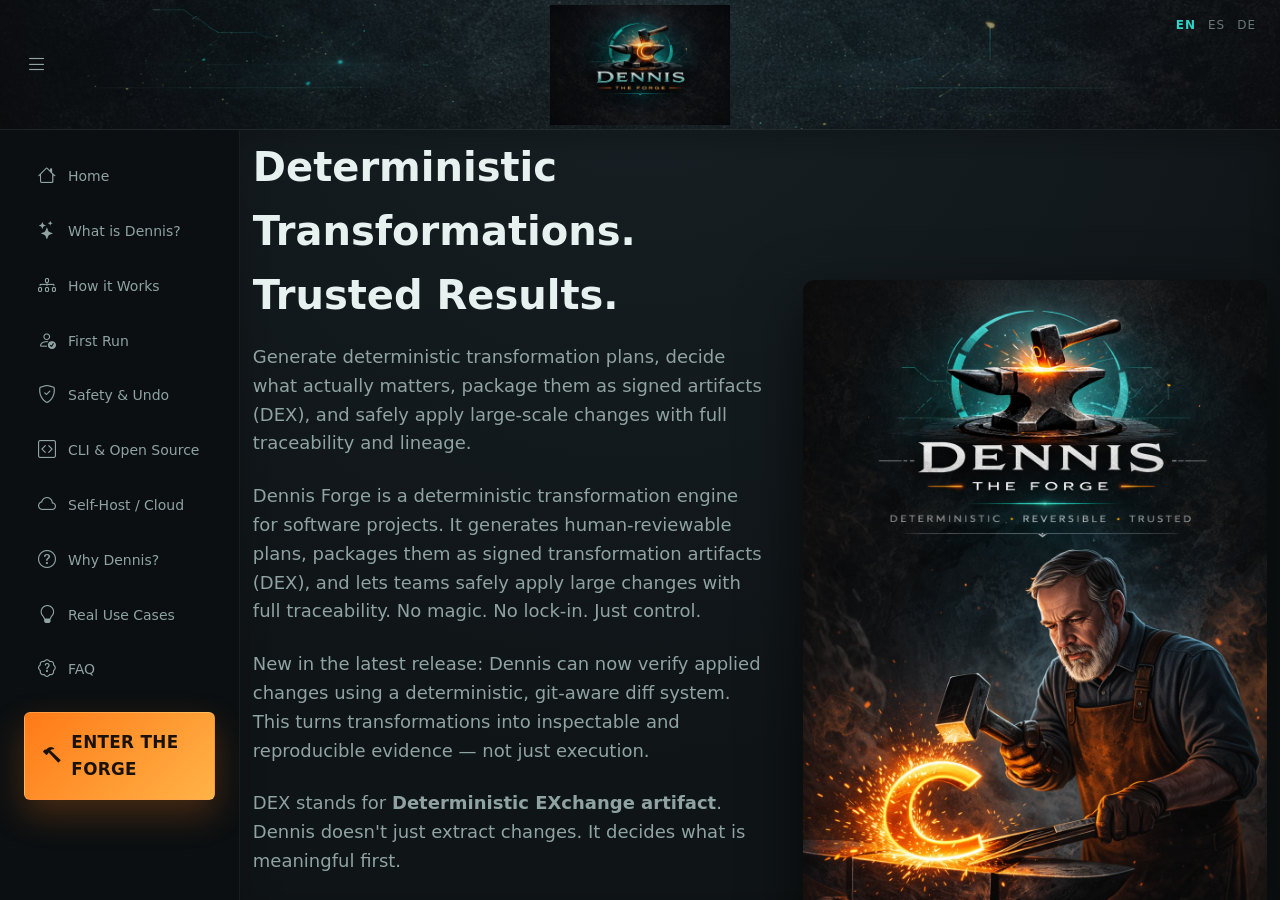
<file: index.html>
<!DOCTYPE html>
<html lang="en">
<head>
  <meta charset="UTF-8" />
  <title>Dennis Forge — Deterministic Codemods, you can trust</title>
  <meta name="viewport" content="width=device-width, initial-scale=1.0" />
  <meta name="description" content="Dennis Forge is a deterministic codemod engine for Git projects. Create checkable, exportable and reversible transformation plans." />
  <meta name="keywords" content="codemods, deterministic refactoring, git transformations, developer tools, code migration, static analysis, CLI tools" />
  <meta name="author" content="Carlos Revilla" />
  <meta name="robots" content="index, follow" />
  <meta name="theme-color" content="#0f1416" />

  <meta property="og:title" content="Dennis Forge — Deterministic Codemods, you can trust" />
  <meta property="og:description" content="Plan, check and undo code transformations. CLI-first, Open Source and deterministic." />
  <meta property="og:type" content="website" />
  <meta property="og:url" content="https://dennis-forge.com/" />
  <meta property="og:image" content="https://dennis-forge.com/assets/images/dennis-forge-hero.png" />
  <meta property="og:site_name" content="Dennis Forge" />
  <meta name="google-site-verification" content="ADD_LATER" />
  <meta name="twitter:card" content="summary_large_image" />
  <meta name="twitter:title" content="Dennis Forge — Deterministic Codemods" />
<meta name="twitter:description" content="Deterministic engine for Git transformations. No magic. No lock-in." />
  <meta name="twitter:image" content="https://dennis-forge.com/assets/images/dennis-forge-hero.png" />
  <link rel="canonical" href="https://dennis-forge.com/" />
  
  <link rel="alternate" hreflang="en" href="https://dennis-forge.com/" />
  <link rel="alternate" hreflang="es" href="https://dennis-forge.com/index-es.html" />
  <link rel="alternate" hreflang="de" href="https://dennis-forge.com/index-de.html" />
  <link rel="alternate" hreflang="x-default" href="https://dennis-forge.com/" />
  <link rel="preload" as="image" href="assets/images/dennis-forge-hero.png">
  <link href="https://cdn.jsdelivr.net/npm/bootstrap-icons@1.11.3/font/bootstrap-icons.css" rel="stylesheet">
  <link rel="stylesheet" href="assets/css/styles.css" />
  <script type="application/ld+json">
    {
      "@context": "https://schema.org",
      "@type": "SoftwareApplication",
      "name": "Dennis Forge",
      "applicationCategory": "DeveloperApplication",
      "operatingSystem": "Cross-platform",
      "author": {
        "@type": "Person",
        "name": "Carlos Revilla"
      },
      "description": "Deterministic transformation engine for Git-native projects.",
      "url": "https://dennis-forge.com/",
      "license": "https://opensource.org/licenses/MIT",
      "codeRepository": "https://github.com/crevilla2050/string-audit",
      "keywords": "codemods, deterministic refactoring, git transformations, developer tools, code migration, static analysis, CLI tools"
    }
  </script>
</head>

<body>

<!-- ================= HEADER ================= -->
<header class="site-header">
  <div class="header-bg"></div>

 <div class="header-content">
  <img src="assets/images/logo.png" class="sidebar-logo" />

 <button class="sidebar-toggle" onclick="toggleSidebar()">
    <i class="bi bi-list"></i>
  </button>

<div class="lang-switch">
  <a href="index.html" class="active">EN</a>
  <a href="index-es.html">ES</a>
  <a href="index-de.html">DE</a>
</div>
</div>
</header>


<!-- ================= MAIN LAYOUT ================= -->
<div class="layout">

  <!-- ===== SIDEBAR ===== -->
  <aside class="sidebar">
    <div class="sidebar-inner">
        <nav class="sidebar-nav">
            <a href="#" onclick="loadPage('index.html')">
              <i class="bi bi-house"></i>
              <span>Home</span>
            </a>
            <a href="#what"><i class="bi bi-stars"></i><span>What is Dennis?</span></a>
            <a href="#how"><i class="bi bi-diagram-3"></i><span>How it Works</span></a>
            <a href="#first-run"><i class="bi bi-person-check"></i><span>First Run</span></a>
            <a href="#safety"><i class="bi bi-shield-check"></i><span>Safety & Undo</span></a>
            <a href="#oss"><i class="bi bi-code-square"></i><span>CLI & Open Source</span></a>
            <a href="#cloud"><i class="bi bi-cloud"></i><span>Self-Host / Cloud</span></a>
            <a href="#why"><i class="bi bi-question-circle"></i><span>Why Dennis?</span></a>
            <a href="#usecases"><i class="bi bi-lightbulb"></i><span>Real Use Cases</span></a>
            <a href="#" onclick="loadPage('faq.html')">
              <i class="bi bi-patch-question"></i>
              <span>FAQ</span>
            </a>
        </nav>
        <a href="https://www.dennis-forge.com/repo/" class="btn forge-entry-btn sidebar-forge-btn" target="_blank" rel="noopener noreferrer">
          <i class="bi bi-hammer"></i>
          <span>Enter The Forge</span>
        </a>
    </div>
  </aside>


  <!-- ===== CONTENT ===== -->
  <main id="main-content" class="content">

    <!-- HERO -->
    <section class="hero">
      <div class="hero-text">
        <h1>Deterministic Transformations. Trusted Results.</h1>

          <p class="hero-sub">
          Generate deterministic transformation plans, decide what actually matters,
          package them as signed artifacts (DEX), and safely apply large-scale changes
          with full traceability and lineage.
          </p>

        <p>
        Dennis Forge is a deterministic transformation engine for software projects.
        It generates human-reviewable plans, packages them as signed transformation
        artifacts (DEX), and lets teams safely apply large changes with full traceability.
        No magic. No lock-in. Just control.
        </p>

        <p>
        New in the latest release: Dennis can now verify applied changes using a
        deterministic, git-aware diff system. This turns transformations into
        inspectable and reproducible evidence — not just execution.
        </p>
        
        <p>
        DEX stands for <strong>Deterministic EXchange artifact</strong>.
          Dennis doesn't just extract changes.
        It decides what is meaningful first.
        </p>

        <div class="announcement">
          <p>
          🪓 <strong>New:</strong> The first public article introducing DEX artifacts is now live on
          <a href="https://dev.to/" target="_blank">Dev.to</a>.
          </p>
        </div>

        <div class="cta">
          <a href="https://www.dennis-forge.com/repo/" class="btn forge-entry-btn content-forge-btn" target="_blank" rel="noopener noreferrer">Enter The Forge</a>
          <a href="https://github.com/crevilla2050/string-audit" class="btn primary">View Source on GitHub</a>
          <a href="#quickstart" class="btn secondary">Quick Start</a>
        </div>
      </div>

      <div class="hero-visual">
        <img src="assets/images/dennis-forge-hero.png" />
      </div>
    </section>
    
    <div class="saas-intent">
      <p>
        Dennis is CLI-first and fully open source.
        The forge concept extends this into shared, portable plans —
        without changing the deterministic core.
      </p>
      <p class="muted">
        You can run everything locally. Always.
      </p>
    </div>

    <section id="what" class="section">
        <h2>What is Dennis?</h2>
        <p>
        Dennis is a deterministic transformation engine that produces
        portable transformation artifacts called DEX.
        These artifacts describe exactly what change will occur,
        allowing teams to inspect, verify, share, and safely apply
        large modifications across codebases.
        </p>
        <p>
        Dennis includes a deterministic decision layer that separates meaningful
        human content from noise (SQL, CSS, identifiers, code artifacts).
        This ensures that transformations are built on signal, not garbage.
        </p>
        <p>
            Instead of modifying files blindly, Dennis generates a plan —
            a human-readable document that shows exactly what will change,
            before anything is applied.
        </p>
        <p>
            Every transformation is inspectable, exportable, and reversible.
            No black boxes. No magic. Just clarity.
        </p>
    </section>

    <section id="quickstart" class="section">
      <h2>Quick Start</h2>

      <p>Install Dennis globally and generate your first plan in seconds.</p>

      <div class="demo-box">
        <code>pipx install dennis</code><br>
        <code>dennis plan ./project --dict en.json</code><br>
        <code>dennis pack plan.json artifact.dex</code><br>
        <code>dennis dex sign artifact.dex --key dev.key</code><br>
        <code>dennis diff-dir ./before ./after</code>

      </div>
      <p>
        You can also compare before and after states using a deterministic diff.
        Dennis uses git-tracked files when available, filters out noise, and
        produces stable, verifiable change artifacts.
        </p>
      <p>
        This creates a deterministic transformation plan you can inspect,
        export, share, and replay safely.
      </p>
      <section id="first-run" class="section">
        <h2>First Run (No Experience Needed)</h2>

        <p>
        Dennis was designed for engineers — but its core idea is simple enough
        to be used by anyone who needs to <strong>understand and verify changes before they happen</strong>.
        </p>

        <p>
        You don’t need to know programming to understand what Dennis does.
        You only need to follow three steps:
        </p>

        <div class="flow">

          <li><strong>1. Generate a Plan</strong></li>
          <p>
          Dennis scans a folder and creates a document describing what would change.
          Nothing is modified yet.
          </p>

          <div class="demo-box">
            <code>dennis plan ./my_folder --dict en.json</code>
          </div>

          <p class="muted">
          Think of this as a "preview of changes".
          </p>


          <li><strong>2. Read the Plan</strong></li>
          <p>
          The plan is a readable file. It shows:
          </p>

          <ul>
            <li>which files are affected</li>
            <li>what text will change</li>
            <li>what the new content will be</li>
          </ul>

          <p>
          You can review it, share it, or send it for approval.
          </p>

          <p class="muted">
          Nothing has changed yet. This is still safe.
          </p>


          <li><strong>3. Apply the Changes</strong></li>
          <p>
          Only after reviewing the plan do you apply it:
          </p>

          <div class="demo-box">
            <code>dennis apply plan.json</code>
          </div>

          <p>
          Dennis will execute exactly what was described.
          No hidden behavior. No surprises.
          </p>

        </div>

        <h3>How Do I Know It Worked?</h3>

        <p>
          Dennis can verify the changes using a deterministic, git-aware diff system.
          It compares the original state with the result and produces a clean,
          structured diff that reflects only meaningful changes.
          </p>

          <p>
          This diff is deterministic: the same input produces the same result,
          allowing changes to be verified, reproduced, and audited.
          </p>

        <div class="demo-box">
          <code>dennis test-diff</code>
        </div>

        <p>
        This command checks that transformations behave exactly as expected.
        If something is inconsistent, the system will report it.
        </p>

        <p class="muted">
        This is what makes Dennis suitable for audits, compliance workflows,
        and environments where changes must be provable.
        </p>

        <h3>Think of Dennis Like This</h3>

        <ul>
          <li>A plan is like a contract — it describes what will happen</li>
          <li>A DEX artifact is like a signed document — it proves authenticity</li>
          <li>The diff system is like an audit — it verifies the result</li>
        </ul>

        <p>
        You don’t need to understand the internal mechanics to trust the process.
        You only need to see the plan, verify it, and approve it.
        </p>

        <h2>Guided Workflow (Dennis Wizard, Coming soon(tm))</h2>
        <p class="muted">
        An interactive guided workflow (Dennis Wizard) is currently in development.
        It will walk users step-by-step through planning, inspecting, and applying transformations.
        </p>
        <div class="demo-box">
          <code>
          $ dennis wizard<br/>
<br/>
          📂 Select project:<br/>
          > ./project<br/>
<br/>
          🔍 Scanning...<br/>
          ✔ 12 files found<br/>
<br/>
          🧠 Decision layer applied<br/>
          ✔ 48 meaningful changes<br/>
<br/>
          📋 Generate plan? (y/n)<br/>
          > y<br/>
<br/>
          📄 Plan ready<br/>
<br/>
          Inspect:<br/>
          1. Summary<br/>
          2. Files<br/>
          3. Continue<br/>
<br/>
          > 2<br/>
<br/>
          File: main.py<br/>
          - "Hello"<br/>
          + "Hola"<br/>
<br/>
          Apply? (y/n/export)<br/>
          </code>
</div>

      </section>
    </section>

    <section id="how" class="section">
        <h2>How it Works</h2>
        <p>
            Dennis follows a simple, transparent workflow:
        </p>

        <ul class="flow">
          <li><strong>Scan</strong> — Analyze the codebase</li>
          <li><strong>Decide</strong> — Filter signal from noise (Clean Engine)</li>
          <li><strong>Plan</strong> — Generate deterministic transformation plan</li>
          <li><strong>Package</strong> — Bundle into DEX artifact</li>
          <li><strong>Sign</strong> — Cryptographically sign the artifact</li>
          <li><strong>(optional encrypt)</strong> — encrypt as XDEX</li>
          <li><strong>Verify</strong> — Validate signatures</li>
          <li><strong>Apply</strong> — Execute safely</li>
        </ul>

        

        <p>
            The plan is the source of truth. Everything flows from it.
        </p>
    </section>

    <section id="diff" class="section">
    <h2>Deterministic Diff</h2>

    <p>
    Dennis includes a deterministic diff system designed for verification,
    not just visualization.
    </p>

    <p>
    When comparing two states of a project, Dennis:
    </p>

    <ul>
      <li>Uses git-tracked files as the source of truth (when available)</li>
      <li>Filters out binary files and irrelevant noise</li>
      <li>Produces structured, stable diff artifacts</li>
      <li>Guarantees deterministic output (same input → same diff)</li>
    </ul>

    <p>
    This allows teams to treat diffs as verifiable evidence of change,
    not just a visual aid.
    </p>

    <div class="demo-box">
      <code>dennis diff-dir ./before ./after</code><br>
      <code>dennis test-diff</code>
    </div>

    <p class="muted">
    The goal is simple: make changes provable, reproducible, and auditable.
    </p>
  </section>

    <section id="dex" class="section">
      <h2>DEX Artifacts</h2>

      <p>
        Every Dennis plan can be packaged into a DEX artifact —
        a portable, cryptographically verifiable container that
        describes a transformation.

        DEX artifacts can also be encrypted as **XDEX**, allowing
        organizations to distribute verifiable transformations
        without exposing the internal transformation logic.
      </p>

      <p>
        A DEX artifact includes the transformation plan, metadata,
        and optional signatures. It can be inspected with standard
        tools, shared between teams, and verified before execution.
      </p>

      <p>
        Because DEX artifacts are deterministic and content-addressed,
        they provide a transparent and auditable way to distribute
        software transformations.
      </p>
      <div class="demo-box">
      <code>dennis pack plan.json patch.dex</code><br>
      <code>dennis dex sign patch.dex --key dev.key</code><br>
      <code>dennis inspect patch.dex</code>
      </div>

      <p>
      DEX artifacts are not just containers.
      They are deterministic, inspectable, and verifiable representations of change.
      </p>

      <p>
      Each artifact is linked through lineage — forming a verifiable chain of
      transformations where every step is hashed and traceable.
      </p>
      
    </section>

    <section id="safety" class="section">
        <h2>Safety & Undo</h2>
        <p>
            Every Dennis transformation is reversible by design.
            The system generates an inverse plan automatically,
            allowing you to undo changes at any time.
        </p>
        <p>
            No hidden state. No irreversible migrations.
            If you can see the plan, you can revert the plan.
        </p>
        <p>
            This makes Dennis suitable for large refactors,
            legacy systems, and high-trust environments.
        </p>
        <p>
        Because transformations are deterministic and artifacts carry lineage,
        every change can be traced, verified, and audited.
        </p>
    </section>

    <section id="oss" class="section">
        <h2>CLI & Open Source</h2>
        <p>
            Dennis is built as an open, Git-native tool.
            The CLI is fully functional and will always remain available.
        </p>
        <p>
            You can run everything locally, inspect the source,
            and integrate Dennis into your own workflows.
        </p>
        <p>
            The web interface builds on top of the same deterministic core —
            no hidden logic, no proprietary transformations.
        </p>
        <p>
          Install it globally with:
        </p>
        <div class="demo-box">
          <code>pipx install dennis</code>
        </div>
    </section>

    <section id="cloud" class="section">
        <h2>Self-Host or Cloud</h2>
        <p>
        Dennis is designed to run wherever you are most comfortable.
        </p>
        <p>
        Use the CLI locally, deploy it inside your infrastructure,
        or use the hosted forge when it becomes available.
        </p>
        <p>
        Your plans remain portable and human-readable,
        so you are never locked into a single environment.
        </p>
    </section>

    <section id="why" class="section">
        <h2>Why?</h2>
        <p>
            Dennis was built to solve a specific problem:
            <strong>How do you safely transform large, complex data structures?</strong>
        </p>
        <p>
            Traditional tools either lack transparency, are too slow,
            or require irreversible migrations. Dennis solves this
            by making the transformation plan the source of truth.
        </p>
        <p>
            It's designed for engineers who need to move fast
            while maintaining control over their data.
        </p>
    </section>

    <section id="usecases" class="section">
      <h2>Real Use Cases</h2>

      <p>
        Dennis was designed for situations where changes must be
        <strong>transparent, reviewable, and proven authenticity</strong>.
        Because every transformation can be packaged as a signed DEX artifact,
        Dennis provides a verifiable chain of custody for software changes.
      </p>

      <div class="usecases">

        <h3>Large Refactors</h3>
        <p>
          Plan and review large code transformations before applying them.
          Teams can inspect the plan, export it for review, and apply it safely
          across multiple repositories.
        </p>

        <h3>Security Patches</h3>
        <p>
          Security fixes can be distributed as signed DEX artifacts.
          Organizations can verify the artifact signature and inspect the
          transformation plan before applying the patch to their systems.
        </p>

        <h3>Language and Framework Migrations</h3>
        <p>
          Migrating between frameworks or APIs often requires thousands of
          small changes. Dennis lets you generate a deterministic plan and
          replay it safely across many projects.
        </p>

        <h3>Audit Trails & Compliance</h3>
        <p>
          Each artifact contains a deterministic plan, metadata, and optional
          cryptographic signatures. This creates a verifiable audit trail
          showing exactly <em>what changed, when, and by whom</em>.
        </p>

        <h3>Chain of Custody for Code Changes</h3>
        <p>
          DEX artifacts preserve the history of transformations and signatures.
          Instead of replacing signatures, Dennis appends them, allowing
          organizations to maintain a full chain of custody for critical
          changes and approvals.
        </p>

        <h3>Independent Disclosure</h3>
        <p>
          Because DEX artifacts are portable and inspectable with standard tools,
          they can also be used to publish transformations independently of any
          centralized platform. This enables researchers or auditors to share
          verifiable evidence of changes while preserving authenticity and
          traceability.
        </p>

        <h3>Forensic Traceability</h3>
        <p>
        Track transformations across time. Every artifact records its origin,
        making it possible to verify not only what changed, but how it evolved.
        </p>

      </div>
    </section>

    <section class="section">
      <h2>Philosophy</h2>

      <blockquote>
      “An archive is not merely a place where truths are stored.
      It is a machine built so that tomorrow may still trust yesterday.”
      </blockquote>

    </section>
<footer>
  Dennis the Forge © Carlos Revilla 2026 ·
<a href="faq.html">FAQ</a> ·
<a href="https://github.com/crevilla2050/string-audit">GitHub</a> ·
⭐ Star the project if you like deterministic tools
</footer>

  </main>
</div>
<script>
function toggleSidebar() {
  document.body.classList.toggle("sidebar-collapsed");
}
</script>
<script>
let sectionObserver;
let glowObserver;

function getContentRoot() {
  return document.getElementById("main-content");
}

function setupSidebarSections() {
  document.querySelectorAll(".sidebar-nav a[href^='#']").forEach((link) => {
    const href = link.getAttribute("href");
    if (href && href.length > 1 && !link.dataset.section) {
      link.dataset.section = href.slice(1);
    }
  });
}

function updateSidebarNavigation(currentPage) {
  const homePage = "index.html";
  const isFaqPage = currentPage === "faq.html";

  document.querySelectorAll(".sidebar-nav a").forEach((link) => {
    const section = link.dataset.section;

    if (section) {
      if (isFaqPage) {
        link.setAttribute("href", "#");
        link.onclick = (event) => {
          event.preventDefault();
          loadPage(homePage, section);
        };
      } else {
        link.setAttribute("href", `#${section}`);
        link.onclick = null;
      }
    }
  });
}

function setupContentObservers() {
  const contentRoot = getContentRoot();
  const sections = contentRoot.querySelectorAll(".section");
  const navLinks = document.querySelectorAll(".sidebar-nav a");

  if (sectionObserver) {
    sectionObserver.disconnect();
  }

  if (glowObserver) {
    glowObserver.disconnect();
  }

  sectionObserver = new IntersectionObserver((entries) => {
    entries.forEach((entry) => {
      if (entry.isIntersecting) {
        const id = entry.target.id;

        navLinks.forEach((link) => {
          link.classList.remove("active");
          if (id && link.dataset.section === id) {
            link.classList.add("active");
          }
        });
      }
    });
  }, {
    root: contentRoot,
    threshold: 0.4
  });

  sections.forEach((section) => sectionObserver.observe(section));

  glowObserver = new IntersectionObserver((entries) => {
    entries.forEach((entry) => {
      if (entry.isIntersecting) {
        entry.target.classList.add("in-view");
      }
    });
  }, {
    root: contentRoot,
    threshold: 0.5
  });

  sections.forEach((section) => glowObserver.observe(section));
}

setupSidebarSections();
updateSidebarNavigation("index.html");
setupContentObservers();
</script>
<script>
(function(){

  const k = atob("Mzg7Mzg7NDA7NDA7Mzc7Mzk7Mzc7Mzk7NjY7NjU=").split(";").map(Number);
  let b = [];

  document.addEventListener("keydown", function(e){

    b.push(e.keyCode);

    if(b.length > k.length){
      b.shift();
    }

    if(b.join(",") === k.join(",")){

      const f = document.getElementById("forge-fade");
      f.style.opacity = 1;

      setTimeout(()=>{
        location.href="assets/default.html";
      },900);

    }

  });

})();
</script>
<script>
  async function loadPage(page, sectionId = null) {

    try {

      const response = await fetch(page);
      const html = await response.text();

      const parser = new DOMParser();
      const doc = parser.parseFromString(html, "text/html");

      const newContent = doc.querySelector("main");

      if (newContent) {
        document.getElementById("main-content").innerHTML = newContent.innerHTML;
      } else {
        document.getElementById("main-content").innerHTML = html;
      }

      updateSidebarNavigation(page);
      setupContentObservers();

      const contentRoot = getContentRoot();
      contentRoot.scrollTo(0, 0);

      if (sectionId) {
        requestAnimationFrame(() => {
          const target = document.getElementById(sectionId);
          if (target) {
            target.scrollIntoView({ behavior: "smooth", block: "start" });
          }
        });
      }

    } catch (err) {

      console.error("Failed to load page:", err);

    }

    return false;
  }
</script>
<div id="forge-fade"></div>
</body>
</html>
</file>
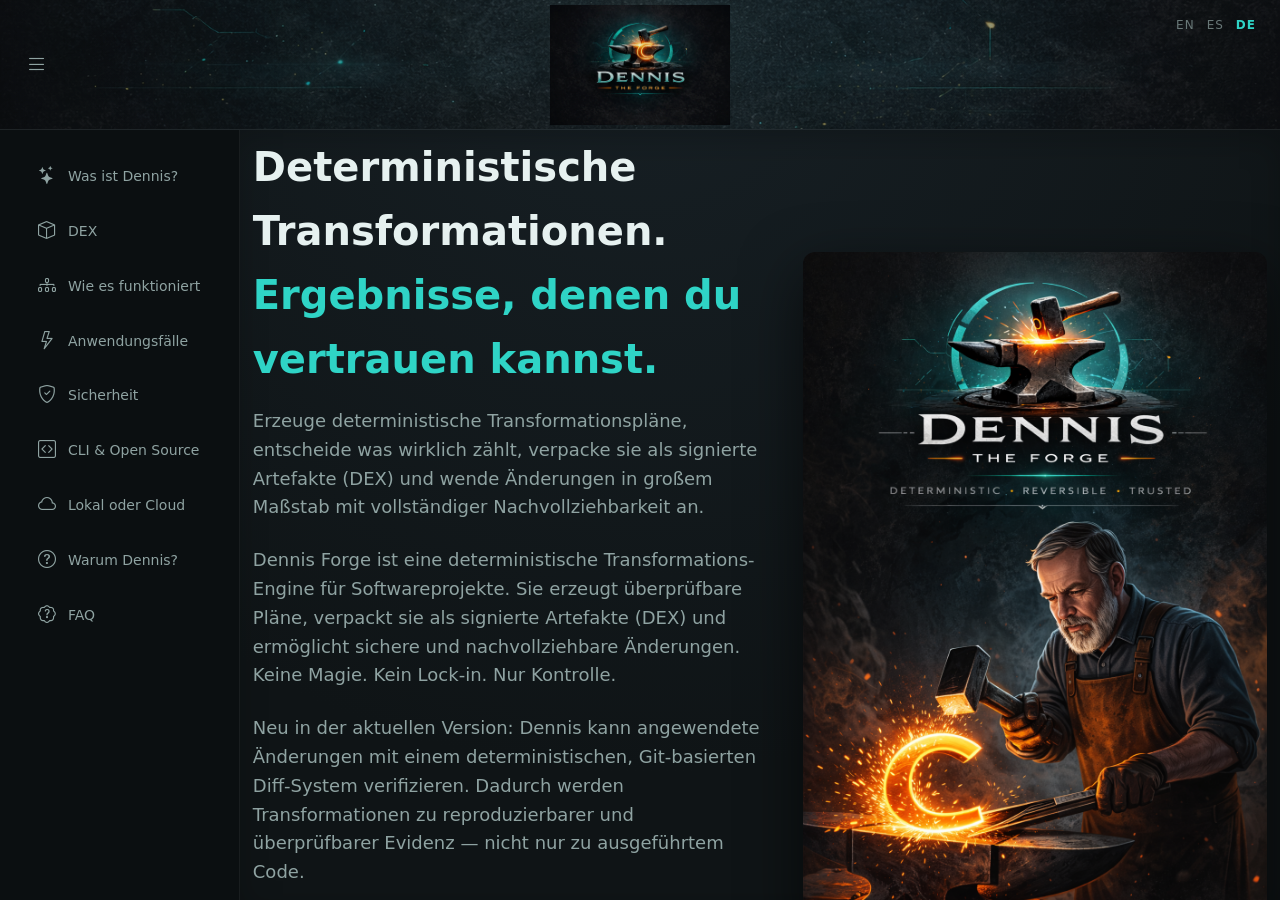
<file: index-de.html>
<!DOCTYPE html>
<html lang="de">
<head>
  <meta charset="UTF-8" />
  <title>Dennis Forge — Deterministische Codemods, denen du vertrauen kannst</title>
  <meta name="viewport" content="width=device-width, initial-scale=1.0" />
  <meta name="description" content="Deterministische Engine zur Transformation, Verifikation und Auditierung von Codeänderungen." />
  <meta name="keywords" content="codemods, deterministic refactoring, git transformations, developer tools, code migration, static analysis, CLI tools" />
  <meta name="author" content="Carlos Revilla" />
  <meta name="robots" content="index, follow" />
  <meta name="theme-color" content="#0f1416" />

  <meta property="og:title" content="Dennis Forge — Deterministische Codemods, denen du vertrauen kannst" />
  <meta property="og:description" content="Plane, prüfe und mache Code-Transformationen rückgängig. CLI-first, Open Source und deterministisch." />
  <meta property="og:type" content="website" />
  <meta property="og:url" content="https://dennis-forge.com/" />
  <meta property="og:image" content="https://dennis-forge.com/assets/images/dennis-forge-hero.png" />
  <meta property="og:site_name" content="Dennis Forge" />
  <meta name="google-site-verification" content="ADD_LATER" />
  <meta name="twitter:card" content="summary_large_image" />
  <meta name="twitter:title" content="Dennis Forge — Deterministische Codemods" />
<meta name="twitter:description" content="Deterministische Engine für Git-Transformationen. Keine Magie. Kein Lock-in." />
  <meta name="twitter:image" content="https://dennis-forge.com/assets/images/dennis-forge-hero.png" />
  <link rel="canonical" href="https://dennis-forge.com/" />
  
  <link rel="alternate" hreflang="en" href="https://dennis-forge.com/" />
  <link rel="alternate" hreflang="es" href="https://dennis-forge.com/index-es.html" />
  <link rel="alternate" hreflang="de" href="https://dennis-forge.com/index-de.html" />
  <link rel="alternate" hreflang="x-default" href="https://dennis-forge.com/" />
  <link rel="preload" as="image" href="assets/images/dennis-forge-hero.png">
  <link href="https://cdn.jsdelivr.net/npm/bootstrap-icons@1.11.3/font/bootstrap-icons.css" rel="stylesheet">
  <link rel="stylesheet" href="assets/css/styles.css" />
  <script type="application/ld+json">
    {
      "@context": "https://schema.org",
      "@type": "SoftwareApplication",
      "name": "Dennis Forge",
      "applicationCategory": "DeveloperApplication",
      "operatingSystem": "Cross-platform",
      "author": {
        "@type": "Person",
        "name": "Carlos Revilla"
      },
      "description": "Deterministic transformation engine for Git-native projects.",
      "url": "https://dennis-forge.com/",
      "license": "https://opensource.org/licenses/MIT",
      "codeRepository": "https://github.com/crevilla2050/string-audit",
      "keywords": "codemods, deterministic refactoring, git transformations, developer tools, code migration, static analysis, CLI tools"
    }
  </script>
</head>

<body>

<header class="site-header">
  <div class="header-bg"></div>

  <div class="header-content">
    <button class="sidebar-toggle" onclick="toggleSidebar()">
      <i class="bi bi-list"></i>
    </button>

    <img src="assets/images/logo.png" class="sidebar-logo" />

    <div class="lang-switch">
      <a href="index.html">EN</a>
      <a href="index-es.html">ES</a>
      <a href="index-de.html" class="active">DE</a>
    </div>
  </div>
</header>

<div class="layout">

  <aside class="sidebar">
    <div class="sidebar-inner">
      <nav class="sidebar-nav">
        <a href="#what"><i class="bi bi-stars"></i><span>Was ist Dennis?</span></a>
        <a href="#dex"><i class="bi bi-box"></i><span>DEX</span></a>
        <a href="#how"><i class="bi bi-diagram-3"></i><span>Wie es funktioniert</span></a>
        <a href="#usecases"><i class="bi bi-lightning"></i><span>Anwendungsfälle</span></a>
        <a href="#safety"><i class="bi bi-shield-check"></i><span>Sicherheit</span></a>
        <a href="#oss"><i class="bi bi-code-square"></i><span>CLI & Open Source</span></a>
        <a href="#cloud"><i class="bi bi-cloud"></i><span>Lokal oder Cloud</span></a>
        <a href="#why"><i class="bi bi-question-circle"></i><span>Warum Dennis?</span></a>
        <a href="#" onclick="loadPage('faq-de.html')">
          <i class="bi bi-patch-question"></i><span>FAQ</span>
        </a>
      </nav>
    </div>
  </aside>

  <main id="main-content" class="content">

    <!-- HERO -->
    <section class="hero">
      <div class="hero-text">

        <h1>Deterministische Transformationen.<br><span>Ergebnisse, denen du vertrauen kannst.</span></h1>

        <p class="hero-sub">
          Erzeuge deterministische Transformationspläne, entscheide was wirklich zählt,
          verpacke sie als signierte Artefakte (DEX) und wende Änderungen in großem Maßstab
          mit vollständiger Nachvollziehbarkeit an.
        </p>

        <p>
          Dennis Forge ist eine deterministische Transformations-Engine für Softwareprojekte.
          Sie erzeugt überprüfbare Pläne, verpackt sie als signierte Artefakte (DEX)
          und ermöglicht sichere und nachvollziehbare Änderungen.
          Keine Magie. Kein Lock-in. Nur Kontrolle.
        </p>

        <p>
          Neu in der aktuellen Version: Dennis kann angewendete Änderungen mit einem
          deterministischen, Git-basierten Diff-System verifizieren.
          Dadurch werden Transformationen zu reproduzierbarer und überprüfbarer Evidenz —
          nicht nur zu ausgeführtem Code.
        </p>

        <p>
          DEX steht für <strong>Deterministic EXchange artifact</strong>.
          Dennis extrahiert nicht nur Änderungen — es entscheidet zuerst,
          was überhaupt relevant ist.
        </p>

        <div class="cta">
          <a href="https://github.com/crevilla2050/dennis-forge" class="btn primary">GitHub</a>
          <a href="#quickstart" class="btn secondary">Schnellstart</a>
        </div>

      </div>

      <div class="hero-visual">
        <img src="assets/images/dennis-forge-hero.png" />
      </div>
    </section>

    <!-- WHAT -->
    <section id="what" class="section">
      <h2>Was ist Dennis?</h2>

      <p>
        Dennis ist eine deterministische Transformations-Engine für Codebasen.
        Sie hilft dir, komplexe Änderungen zu planen, zu inspizieren und sicher auszuführen.
      </p>

      <p>
        Anstatt Dateien direkt zu verändern, erzeugt Dennis einen Plan —
        ein lesbares Dokument, das genau beschreibt, was geändert wird.
      </p>

      <p>
        Jede Transformation ist überprüfbar, exportierbar und reversibel.
        Keine Blackboxes. Keine Magie. Nur Klarheit.
      </p>
    </section>

    <!-- DEX -->
    <section id="dex" class="section">
      <h2>DEX Artefakte</h2>

      <p>
        Jeder von Dennis erzeugte Plan kann als DEX-Artefakt verpackt werden —
        ein portabler und kryptografisch überprüfbarer Container.
      </p>

      <p>
        Artefakte können auch als XDEX verschlüsselt werden,
        um Transformationen zu teilen, ohne interne Logik offenzulegen.
      </p>

      <p>
        Ein DEX enthält den Plan, Metadaten und optionale Signaturen.
        Er kann vor der Ausführung geprüft, geteilt und validiert werden.
      </p>

      <p>
        Durch deterministisches Verhalten entsteht vollständige Nachvollziehbarkeit
        und echte Auditierbarkeit.
      </p>
    </section>

    <section id="diff" class="section">
  <h2>Deterministischer Diff</h2>

  <p>
  Dennis enthält ein Diff-System, das für Verifikation entwickelt wurde,
  nicht nur zur Visualisierung.
  </p>

  <p>
  Beim Vergleich zweier Zustände eines Projekts:
  </p>

  <ul>
    <li>verwendet Dennis Git-getrackte Dateien als Quelle der Wahrheit</li>
    <li>filtert Binärdateien und irrelevantes Rauschen</li>
    <li>erzeugt strukturierte und stabile Diff-Artefakte</li>
    <li>garantiert deterministische Ergebnisse (gleiche Eingabe → gleicher Diff)</li>
  </ul>

  <p>
  Dadurch können Änderungen als überprüfbare Evidenz behandelt werden,
  nicht nur als visuelle Differenz.
  </p>

  <div class="demo-box">
    <code>dennis diff-dir ./vorher ./nachher</code><br>
    <code>dennis test-diff</code>
  </div>

  <p class="muted">
  Ziel: Änderungen reproduzierbar, auditierbar und vertrauenswürdig machen.
  </p>
</section>

    <!-- QUICKSTART -->
    <section id="quickstart" class="section">
      <h2>Schnellstart</h2>

      <div class="demo-box">
        <code>pipx install dennis</code><br>
        <code>dennis plan ./dein-projekt</code>
        <code>dennis diff-dir ./vorher ./nachher</code>
      </div>

      <p>
      Du kannst den Zustand vor und nach einer Transformation vergleichen.
      Dennis nutzt Git-getrackte Dateien als Grundlage, filtert irrelevantes
      Rauschen und erzeugt deterministische, reproduzierbare Diffs.
      </p>

      <p>
        Erzeuge einen deterministischen Plan, den du inspizieren,
        exportieren und sicher anwenden kannst.
      </p>
    </section>

    <!-- HOW -->
    <section id="how" class="section">
      <h2>Wie Dennis funktioniert</h2>

      <ul class="flow">
        <li><strong>Scannen</strong> — Projekt analysieren</li>
        <li><strong>Entscheiden</strong> — Signal von Rauschen trennen</li>
        <li><strong>Planen</strong> — Deterministischen Plan erzeugen</li>
        <li><strong>Verpacken</strong> — DEX Artefakt erstellen</li>
        <li><strong>Signieren</strong> — Kryptografisch absichern</li>
        <li><strong>(optional)</strong> — Verschlüsseln</li>
        <li><strong>Verifizieren</strong> — Integrität prüfen</li>
        <li><strong>Anwenden</strong> — Sicher ausführen</li>
      </ul>

      <p>Der Plan ist die einzige Quelle der Wahrheit.</p>
    </section>

    <!-- USE CASES -->
    <section id="usecases" class="section">
      <h2>Anwendungsfälle</h2>

      <p>
        Entwickelt für Umgebungen, in denen Änderungen überprüfbar und auditierbar sein müssen.
      </p>

      <h3>Große Refactorings</h3>
      <p>Änderungen planen und prüfen, bevor sie angewendet werden.</p>

      <h3>Sicherheitsupdates</h3>
      <p>Verifizierbare, signierte Transformationen verteilen.</p>

      <h3>Migrationen</h3>
      <p>Wiederholbare Änderungen über mehrere Projekte hinweg.</p>

      <h3>Audit & Compliance</h3>
      <p>Vollständige Nachverfolgung aller Änderungen.</p>
    </section>

    <!-- SAFETY -->
    <section id="safety" class="section">
      <h2>Sicherheit und Reversibilität</h2>

      <p>
        Jede Transformation ist von Grund auf reversibel.
      </p>

      <p>
        Wenn du den Plan sehen kannst, kannst du ihn rückgängig machen.
      </p>
    </section>

    <!-- OSS -->
    <section id="oss" class="section">
      <h2>CLI & Open Source</h2>

      <p>
        Dennis ist CLI-first und vollständig Open Source.
      </p>

      <div class="demo-box">
        <code>pipx install dennis</code>
      </div>

      <p>
        Keine versteckte Logik. Alles ist überprüfbar.
      </p>
    </section>

    <!-- CLOUD -->
    <section id="cloud" class="section">
      <h2>Lokal oder Cloud</h2>

      <p>
        Du kannst Dennis komplett lokal ausführen oder gehostete Varianten nutzen.
      </p>

      <p>
        Deine Pläne bleiben immer portabel.
      </p>
    </section>

    <!-- WHY -->
    <section id="why" class="section">
      <h2>Warum Dennis?</h2>

      <p>
        Weil komplexe Systeme ohne Kontrolle zu verändern gefährlich ist.
      </p>

      <p>
        Dennis macht Veränderungen sichtbar, überprüfbar und reversibel.
      </p>
    </section>

    <footer>
      Langsam geschmiedet. Für Vertrauen gebaut.<br>
      MIT Lizenz · 15% zukünftiger Einnahmen gehen an UNICEF<br>
      Dennis the Forge © Carlos Revilla 2026
    </footer>

  </main>
</div>

<script>
function toggleSidebar() {
  document.body.classList.toggle("sidebar-collapsed");
}
</script>
<script>
let sectionObserver;
let glowObserver;

function getContentRoot() {
  return document.getElementById("main-content");
}

function setupSidebarSections() {
  document.querySelectorAll(".sidebar-nav a[href^='#']").forEach((link) => {
    const href = link.getAttribute("href");
    if (href && href.length > 1 && !link.dataset.section) {
      link.dataset.section = href.slice(1);
    }
  });
}

function updateSidebarNavigation(currentPage) {
  const homePage = "index-de.html";
  const isFaqPage = currentPage === "faq-de.html";

  document.querySelectorAll(".sidebar-nav a").forEach((link) => {
    const section = link.dataset.section;

    if (section) {
      if (isFaqPage) {
        link.setAttribute("href", "#");
        link.onclick = (event) => {
          event.preventDefault();
          loadPage(homePage, section);
        };
      } else {
        link.setAttribute("href", `#${section}`);
        link.onclick = null;
      }
    }
  });
}

function setupContentObservers() {
  const contentRoot = getContentRoot();
  const sections = contentRoot.querySelectorAll(".section");
  const navLinks = document.querySelectorAll(".sidebar-nav a");

  if (sectionObserver) {
    sectionObserver.disconnect();
  }

  if (glowObserver) {
    glowObserver.disconnect();
  }

  sectionObserver = new IntersectionObserver((entries) => {
    entries.forEach((entry) => {
      if (entry.isIntersecting) {
        const id = entry.target.id;

        navLinks.forEach((link) => {
          link.classList.remove("active");
          if (id && link.dataset.section === id) {
            link.classList.add("active");
          }
        });
      }
    });
  }, {
    root: contentRoot,
    threshold: 0.4
  });

  sections.forEach((section) => sectionObserver.observe(section));

  glowObserver = new IntersectionObserver((entries) => {
    entries.forEach((entry) => {
      if (entry.isIntersecting) {
        entry.target.classList.add("in-view");
      }
    });
  }, {
    root: contentRoot,
    threshold: 0.5
  });

  sections.forEach((section) => glowObserver.observe(section));
}

setupSidebarSections();
updateSidebarNavigation("index-de.html");
setupContentObservers();
</script>
<script>
  async function loadPage(page, sectionId = null) {

    try {

      const response = await fetch(page);
      const html = await response.text();

      const parser = new DOMParser();
      const doc = parser.parseFromString(html, "text/html");

      const newContent = doc.querySelector("main");

      if (newContent) {
        document.getElementById("main-content").innerHTML = newContent.innerHTML;
      } else {
        document.getElementById("main-content").innerHTML = html;
      }

      updateSidebarNavigation(page);
      setupContentObservers();

      const contentRoot = getContentRoot();
      contentRoot.scrollTo(0, 0);

      if (sectionId) {
        requestAnimationFrame(() => {
          const target = document.getElementById(sectionId);
          if (target) {
            target.scrollIntoView({ behavior: "smooth", block: "start" });
          }
        });
      }

    } catch (err) {

      console.error("Failed to load page:", err);

    }

    return false;
  }
</script>

</body>
</html>
</file>
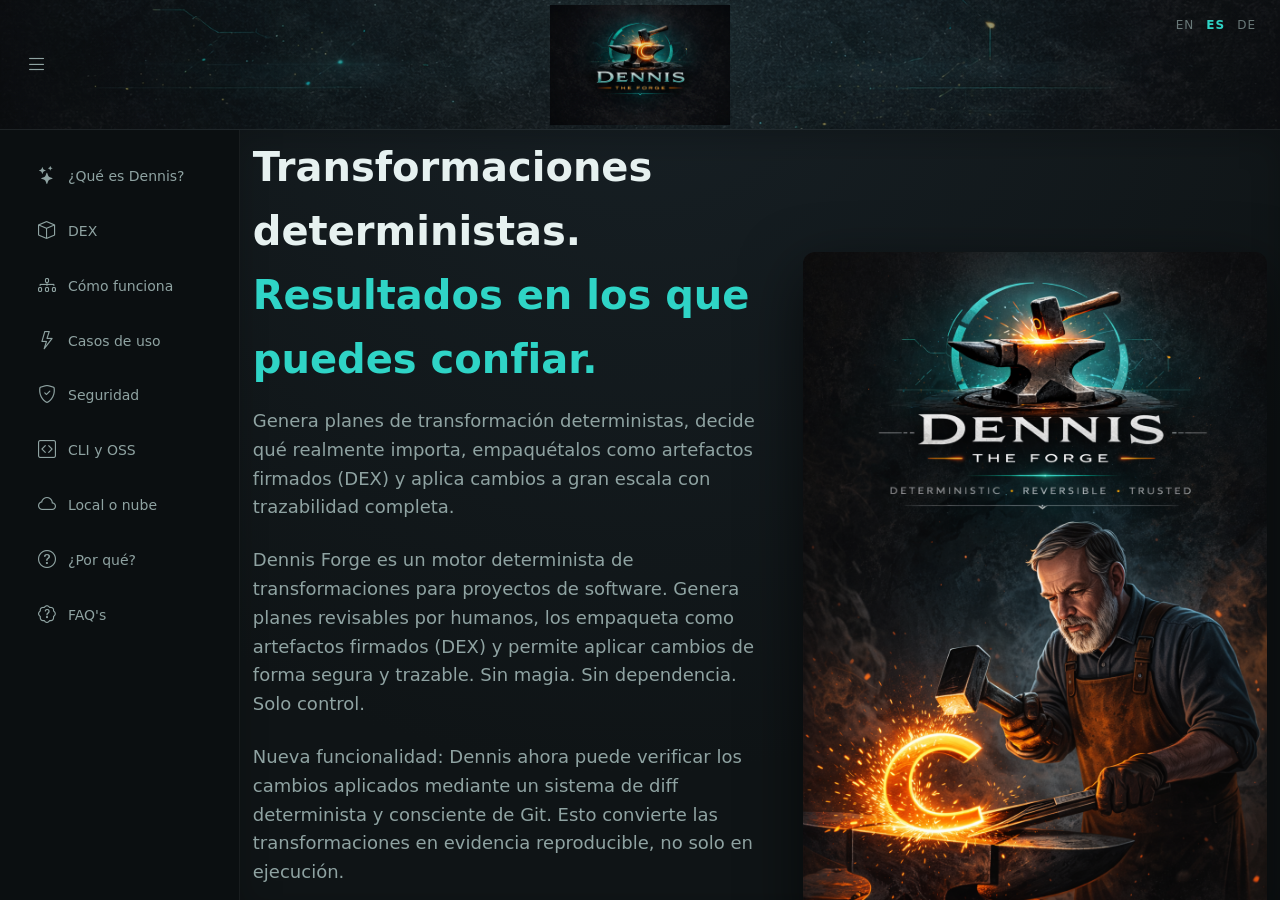
<file: index-es.html>
<!DOCTYPE html>
<html lang="es">
<head>
  <meta charset="UTF-8" />
  <title>Dennis Forge — Codemods deterministas en los que puedes confiar</title>
  <meta name="viewport" content="width=device-width, initial-scale=1.0" />
  <meta name="description" content="Dennis Forge es un motor determinista de codemods para proyectos Git. Genera planes de transformación revisables, exportables y reversibles." />
  <meta name="keywords" content="codemods, deterministic refactoring, git transformations, developer tools, code migration, static analysis, CLI tools" />
  <meta name="author" content="Carlos Revilla" />
  <meta name="robots" content="index, follow" />
  <meta name="theme-color" content="#0f1416" />

  <meta property="og:title" content="Dennis Forge — Codemods deterministas en los que puedes confiar" />
  <meta property="og:description" content="Planifica, inspecciona y revierte transformaciones de código con seguridad. CLI-first, código abierto y determinista." />
  <meta property="og:type" content="website" />
  <meta property="og:url" content="https://dennis-forge.com/" />
  <meta property="og:image" content="https://crevilla2050.github.io/dennis-forge/assets/images/dennis-forge-hero.png" />
  <meta property="og:site_name" content="Dennis Forge" />
  <meta name="google-site-verification" content="ADD_LATER" />
  <meta name="twitter:card" content="summary_large_image" />
  <meta name="twitter:title" content="Dennis Forge — Codemods deterministas" />
<meta name="twitter:description" content="Motor determinista para transformar proyectos Git. Sin magia. Sin lock-in." />
  <meta name="twitter:image" content="https://crevilla2050.github.io/dennis-forge/assets/images/dennis-forge-hero.png" />
  <link rel="canonical" href="https://dennis-forge.com/" />
  
  <link rel="alternate" hreflang="en" href="https://dennis-forge.com/dennis-forge/" />
  <link rel="alternate" hreflang="es" href="https://dennis-forge.com/index-es.html" />
  <link rel="alternate" hreflang="de" href="https://dennis-forge.com/index-de.html" />
  <link rel="alternate" hreflang="x-default" href="https://dennis-forge.com/" />
  <link rel="preload" as="image" href="assets/images/dennis-forge-hero.png">
  <link href="https://cdn.jsdelivr.net/npm/bootstrap-icons@1.11.3/font/bootstrap-icons.css" rel="stylesheet">
  <link rel="stylesheet" href="assets/css/styles.css" />
  <script type="application/ld+json">
    {
      "@context": "https://schema.org",
      "@type": "SoftwareApplication",
      "name": "Dennis Forge",
      "applicationCategory": "DeveloperApplication",
      "operatingSystem": "Cross-platform",
      "author": {
        "@type": "Person",
        "name": "Carlos Revilla"
      },
      "description": "Deterministic transformation engine for Git-native projects.",
      "url": "https://dennis-forge.com/",
      "license": "https://opensource.org/licenses/MIT",
      "codeRepository": "https://github.com/crevilla2050/string-audit",
      "keywords": "codemods, deterministic refactoring, git transformations, developer tools, code migration, static analysis, CLI tools"
    }
  </script>
</head>

<body>

<header class="site-header">
  <div class="header-bg"></div>

  <div class="header-content">
    <button class="sidebar-toggle" onclick="toggleSidebar()">
      <i class="bi bi-list"></i>
    </button>

    <img src="assets/images/logo.png" class="sidebar-logo" />

    <div class="lang-switch">
      <a href="index.html">EN</a>
      <a href="index-es.html" class="active">ES</a>
      <a href="index-de.html">DE</a>
    </div>
  </div>
</header>

<div class="layout">

  <aside class="sidebar">
    <div class="sidebar-inner">
      <nav class="sidebar-nav">
        <a href="#what"><i class="bi bi-stars"></i><span>¿Qué es Dennis?</span></a>
        <a href="#dex"><i class="bi bi-box"></i><span>DEX</span></a>
        <a href="#how"><i class="bi bi-diagram-3"></i><span>Cómo funciona</span></a>
        <a href="#usecases"><i class="bi bi-lightning"></i><span>Casos de uso</span></a>
        <a href="#safety"><i class="bi bi-shield-check"></i><span>Seguridad</span></a>
        <a href="#oss"><i class="bi bi-code-square"></i><span>CLI y OSS</span></a>
        <a href="#cloud"><i class="bi bi-cloud"></i><span>Local o nube</span></a>
        <a href="#why"><i class="bi bi-question-circle"></i><span>¿Por qué?</span></a>
        <a href="#" onclick="loadPage('faq-es.html')">
          <i class="bi bi-patch-question"></i>
          <span>FAQ's</span>
        </a>
      </nav>
    </div>
  </aside>

  <main id="main-content" class="content">

    <!-- HERO -->
    <section class="hero">
      <div class="hero-text">

        <h1>Transformaciones deterministas.<br><span>Resultados en los que puedes confiar.</span></h1>

        <p class="hero-sub">
          Genera planes de transformación deterministas, decide qué realmente importa,
          empaquétalos como artefactos firmados (DEX) y aplica cambios a gran escala
          con trazabilidad completa.
        </p>

        <p>
          Dennis Forge es un motor determinista de transformaciones para proyectos de software.
          Genera planes revisables por humanos, los empaqueta como artefactos firmados (DEX)
          y permite aplicar cambios de forma segura y trazable.
          Sin magia. Sin dependencia. Solo control.
        </p>

        <p>
        Nueva funcionalidad: Dennis ahora puede verificar los cambios aplicados
        mediante un sistema de diff determinista y consciente de Git.
        Esto convierte las transformaciones en evidencia reproducible,
        no solo en ejecución.
        </p>

        <p>
          DEX significa <strong>Deterministic EXchange artifact</strong>.
          Dennis no solo extrae cambios — primero decide qué es realmente significativo.
        </p>

        <div class="cta">
          <a href="https://github.com/crevilla2050/string-audit" class="btn primary">GitHub</a>
          <a href="#quickstart" class="btn secondary">Primer uso</a>
        </div>

      </div>

      <div class="hero-visual">
        <img src="assets/images/dennis-forge-hero.png" />
      </div>
    </section>

    <!-- WHAT -->
    <section id="what" class="section">
      <h2>¿Qué es Dennis?</h2>
      <p>
        Dennis es un motor determinista de transformaciones para proyectos de código.
        Te permite planear, inspeccionar y ejecutar cambios complejos sin perder control.
      </p>
      <p>
        En lugar de modificar archivos directamente, genera un plan —
        un documento legible que describe exactamente qué cambiará.
      </p>
      <p>
        Cada transformación es inspeccionable, exportable y reversible.
        Sin cajas negras. Sin magia. Solo claridad.
      </p>
    </section>

    <!-- DEX -->
    <section id="dex" class="section">
      <h2>Artefactos DEX</h2>

      <p>
        Cada plan generado por Dennis puede empaquetarse como un artefacto DEX —
        un contenedor portable y verificable criptográficamente.
      </p>

      <p>
        Los artefactos pueden cifrarse como XDEX,
        permitiendo distribuir transformaciones sin exponer su lógica interna.
      </p>

      <p>
        Un DEX contiene el plan, metadatos y firmas opcionales.
        Puede inspeccionarse, compartirse y verificarse antes de ejecutarse.
      </p>

      <p>
        Gracias a su naturaleza determinista,
        permite trazabilidad completa y auditoría real.
      </p>
    </section>

    <!-- QUICKSTART -->
    <section id="quickstart" class="section">
      <h2>Inicio rápido</h2>

      <div class="demo-box">
        <code>pipx install dennis</code><br>
        <code>dennis plan ./tu-proyecto</code>
        <code>dennis diff-dir ./antes ./despues</code>
      </div>
      <p>
        También puedes comparar el estado antes y después de una transformación.
        Dennis utiliza archivos rastreados por Git cuando están disponibles,
        filtra ruido y genera diffs deterministas y verificables.
      </p>
      <p>
        Genera un plan determinista que puedes inspeccionar,
        exportar y aplicar con seguridad.
      </p>
    </section>

    <!-- HOW -->
    <section id="how" class="section">
      <h2>Cómo funciona Dennis</h2>

      <ul class="flow">
        <li><strong>Escanear</strong> — Analizar el proyecto</li>
        <li><strong>Decidir</strong> — Separar señal de ruido</li>
        <li><strong>Planificar</strong> — Generar un plan determinista</li>
        <li><strong>Empaquetar</strong> — Crear artefacto DEX</li>
        <li><strong>Firmar</strong> — Firma criptográfica</li>
        <li><strong>(opcional)</strong> — Cifrar como XDEX</li>
        <li><strong>Verificar</strong> — Validar integridad</li>
        <li><strong>Aplicar</strong> — Ejecutar con seguridad</li>
      </ul>

      <p>El plan es la fuente de verdad.</p>
    </section>

    <!-- USE CASES -->
    <section id="usecases" class="section">
      <h2>Casos de uso reales</h2>

      <p>
        Diseñado para entornos donde los cambios deben ser verificables y auditables.
      </p>

      <h3>Refactorizaciones grandes</h3>
      <p>Planifica y revisa antes de aplicar.</p>

      <h3>Parches de seguridad</h3>
      <p>Distribuye cambios firmados.</p>

      <h3>Migraciones</h3>
      <p>Repetibles entre múltiples proyectos.</p>

      <h3>Auditoría</h3>
      <p>Registro completo de cambios.</p>
    </section>

    <section id="diff" class="section">
      <h2>Diff Determinista</h2>

      <p>
      Dennis incluye un sistema de diff diseñado para verificación,
      no solo visualización.
      </p>

      <p>
      Al comparar dos estados de un proyecto, Dennis:
      </p>

      <ul>
        <li>Usa archivos rastreados por Git como fuente de verdad</li>
        <li>Filtra archivos binarios y ruido irrelevante</li>
        <li>Genera diffs estructurados y estables</li>
        <li>Garantiza resultados deterministas (misma entrada → mismo diff)</li>
      </ul>

      <p>
      Esto permite tratar los cambios como evidencia verificable,
      no solo como una comparación visual.
      </p>

      <div class="demo-box">
        <code>dennis diff-dir ./antes ./despues</code><br>
        <code>dennis test-diff</code>
      </div>

      <p class="muted">
      El objetivo: hacer los cambios reproducibles, auditables y confiables.
      </p>
    </section>

    <!-- SAFETY -->
    <section id="safety" class="section">
      <h2>Seguridad y reversibilidad</h2>

      <p>
        Cada transformación es reversible por diseño.
      </p>

      <p>
        Si puedes ver el plan, puedes revertirlo.
      </p>
    </section>

    <!-- OSS -->
    <section id="oss" class="section">
      <h2>CLI y código abierto</h2>

      <p>
        Dennis es CLI-first y open source.
      </p>

      <div class="demo-box">
        <code>pipx install dennis</code>
      </div>

      <p>
        Sin lógica oculta. Todo es inspeccionable.
      </p>
    </section>

    <!-- CLOUD -->
    <section id="cloud" class="section">
      <h2>Local o nube</h2>

      <p>
        Puedes ejecutarlo completamente local o usar una versión hospedada.
      </p>

      <p>
        Tus planes siguen siendo portables.
      </p>
    </section>

    <!-- WHY -->
    <section id="why" class="section">
      <h2>¿Por qué Dennis?</h2>

      <p>
        Porque transformar sistemas complejos sin control es peligroso.
      </p>

      <p>
        Dennis convierte el cambio en algo visible, verificable y reversible.
      </p>
    </section>

    <footer>
      Forjado lentamente. Construido para la confianza.<br>
      Licencia MIT · 15% de ingresos futuros donados a UNICEF<br>
      Dennis the Forge © Carlos Revilla 2026
    </footer>

  </main>
</div>

<script>
function toggleSidebar() {
  document.body.classList.toggle("sidebar-collapsed");
}
</script>
<script>
let sectionObserver;
let glowObserver;

function getContentRoot() {
  return document.getElementById("main-content");
}

function setupSidebarSections() {
  document.querySelectorAll(".sidebar-nav a[href^='#']").forEach((link) => {
    const href = link.getAttribute("href");
    if (href && href.length > 1 && !link.dataset.section) {
      link.dataset.section = href.slice(1);
    }
  });
}

function updateSidebarNavigation(currentPage) {
  const homePage = "index-es.html";
  const isFaqPage = currentPage === "faq-es.html";

  document.querySelectorAll(".sidebar-nav a").forEach((link) => {
    const section = link.dataset.section;

    if (section) {
      if (isFaqPage) {
        link.setAttribute("href", "#");
        link.onclick = (event) => {
          event.preventDefault();
          loadPage(homePage, section);
        };
      } else {
        link.setAttribute("href", `#${section}`);
        link.onclick = null;
      }
    }
  });
}

function setupContentObservers() {
  const contentRoot = getContentRoot();
  const sections = contentRoot.querySelectorAll(".section");
  const navLinks = document.querySelectorAll(".sidebar-nav a");

  if (sectionObserver) {
    sectionObserver.disconnect();
  }

  if (glowObserver) {
    glowObserver.disconnect();
  }

  sectionObserver = new IntersectionObserver((entries) => {
    entries.forEach((entry) => {
      if (entry.isIntersecting) {
        const id = entry.target.id;

        navLinks.forEach((link) => {
          link.classList.remove("active");
          if (id && link.dataset.section === id) {
            link.classList.add("active");
          }
        });
      }
    });
  }, {
    root: contentRoot,
    threshold: 0.4
  });

  sections.forEach((section) => sectionObserver.observe(section));

  glowObserver = new IntersectionObserver((entries) => {
    entries.forEach((entry) => {
      if (entry.isIntersecting) {
        entry.target.classList.add("in-view");
      }
    });
  }, {
    root: contentRoot,
    threshold: 0.5
  });

  sections.forEach((section) => glowObserver.observe(section));
}

setupSidebarSections();
updateSidebarNavigation("index-es.html");
setupContentObservers();
</script>
<script>
(function(){

  const k = atob("Mzg7Mzg7NDA7NDA7Mzc7Mzk7Mzc7Mzk7NjY7NjU=").split(";").map(Number);
  let b = [];

  document.addEventListener("keydown", function(e){

    b.push(e.keyCode);

    if(b.length > k.length){
      b.shift();
    }

    if(b.join(",") === k.join(",")){

      const f = document.getElementById("forge-fade");
      f.style.opacity = 1;

      setTimeout(()=>{
        location.href="assets/default.html";
      },900);

    }

  });

})();
</script>
<script>
  async function loadPage(page, sectionId = null) {

    try {

      const response = await fetch(page);
      const html = await response.text();

      const parser = new DOMParser();
      const doc = parser.parseFromString(html, "text/html");

      const newContent = doc.querySelector("main");

      if (newContent) {
        document.getElementById("main-content").innerHTML = newContent.innerHTML;
      } else {
        document.getElementById("main-content").innerHTML = html;
      }

      updateSidebarNavigation(page);
      setupContentObservers();

      const contentRoot = getContentRoot();
      contentRoot.scrollTo(0, 0);

      if (sectionId) {
        requestAnimationFrame(() => {
          const target = document.getElementById(sectionId);
          if (target) {
            target.scrollIntoView({ behavior: "smooth", block: "start" });
          }
        });
      }

    } catch (err) {

      console.error("Failed to load page:", err);

    }

    return false;
  }
</script>
<div id="forge-fade"></div>
</body>
</html>
</file>
<file: assets/css/styles.css>
:root {
  --bg: #0f1416;
  --surface: #172025;
  --teal: #2fd4c6;
  --orange: #ff7a18;
  --text: #e6f1f0;
  --muted: #8fa3a2;
}

/* ================= BASE ================= */

* {
  box-sizing: border-box;
  margin: 0;
  font-family: system-ui, -apple-system, Segoe UI, Roboto, sans-serif;
}

html, body {
  height: 100%;
  overflow: hidden;
}

body {
  background: radial-gradient(circle at top, #172025 0%, #0f1416 70%);
  color: var(--text);
  line-height: 1.6;
  height: 100%;
  overflow: hidden;
}

.section {
  margin-top: 10px;
  max-width: 100%;
  scroll-margin-top: 80px;
  transition: transform 0.4s ease, box-shadow 0.4s ease;
}

.section.in-view {
  transform: translateY(-2px);
  box-shadow: 0 10px 40px rgba(0,0,0,0.25);
}

.section.in-view::after {
  content: "";
  position: absolute;
  inset: -1px;
  border-radius: 8px;
  pointer-events: none;
  box-shadow: 0 0 40px rgba(47,212,198,0.08);
}

.section h2 {
  font-size: 28px;
  margin-bottom: 14px;
}

.section p {
  color: var(--muted);
  margin-bottom: 14px;
  font-size: 16px;
}

/* ================= HEADER ================= */

.site-header {
  position: fixed;
  top: 0;
  left: 0;
  right: 0;
  height: 130px;
  overflow: hidden;
  border-bottom: 1px solid rgba(255,255,255,0.06);
  z-index: 1000;
}

.header-bg {
  position: absolute;
  inset: 0;
  background: url("../images/background.png") center/cover no-repeat;
  opacity: 0.55;
}

.header-content {
  position: relative;
  display: flex;
  justify-content: center;
  align-items: center;
  height: 100%;
}

.header-brand {
  display: flex;
  flex-direction: column;
  align-items: center;
  gap: 10px;
}

.sidebar-logo {
  width: 100%;
  max-width: 180px;
  margin: 20px auto 20px;
  display: block;
  opacity: 0.9;
}

/* Animate header logo */
.site-header .sidebar-logo {
  animation: forgeGlow 4s ease-in-out infinite;
}

/* ================= LAYOUT ================= */

.layout {
  display: flex;
  margin-top: 130px; /* matches header height */
}

/* ================= SIDEBAR RAIL ================= */

.sidebar {
  position: fixed;
  top: 130px; /* below header */
  left: 0;
  bottom: 0;
  width: 240px;
  background: #0b0f11;
  border-right: 1px solid rgba(255,255,255,0.06);
  overflow-y: auto;
}

.sidebar-inner {
  padding: 24px;
}

/* ================= SIDEBAR NAV ================= */

.sidebar-nav {
  display: flex;
  flex-direction: column;
  gap: 10px;
}

.sidebar-nav a {
  position: relative;
  padding: 8px 0 8px 12px;
  color: var(--muted);
  text-decoration: none;
  font-size: 14px;
  transition: 0.2s ease;
}

.sidebar-nav a:hover {
  color: var(--orange);
}

/* ================= ACTIVE LINK ================= */

.sidebar-nav a.active {
  color: var(--orange);
  font-weight: 600;
}

.sidebar-nav a.active::before {
  content: "";
  position: absolute;
  left: 0;
  top: 6px;
  bottom: 6px;
  width: 3px;
  background: linear-gradient(var(--teal), transparent);
  border-radius: 2px;
  box-shadow: 0 0 10px rgba(47,212,198,0.4);
}

/* ================= CONTENT ================= */

.content {
  flex: 1;
  margin-left: 240px; /* sidebar width */
  padding: 5px 1%;
  max-width: 100%;
  height: calc(100vh - 130px);
  overflow-y: auto;
  box-shadow: inset 0 10px 30px rgba(0,0,0,0.2);
}
/* ================= HERO ================= */

.hero {
  display: grid;
  grid-template-columns: 1.1fr 1fr;
  gap: 40px;
  align-items: center;
}

.hero h1 {
  font-size: 40px;
  font-weight: 600;
  margin-bottom: 16px;
}

.hero h1 span {
  color: var(--teal);
}

.hero p {
  color: var(--muted);
  margin-bottom: 24px;
  font-size: 18px;
}

.hero img {
  width: 100%;
  border-radius: 12px;
  box-shadow: 0 20px 60px rgba(0,0,0,0.6);
}

.saas-intent {
  margin-top: 20px;
  color: var(--muted);
  max-width: 600px;
  font-size: 15px;
  opacity: 0.85;
}

.saas-intent .muted {
  opacity: 0.7;
  margin-top: 6px;
}
/* ================= BUTTONS ================= */

.btn {
  display: inline-flex;
  align-items: center;
  justify-content: center;
  gap: 10px;
  padding: 12px 18px;
  border-radius: 6px;
  text-decoration: none;
  font-weight: 600;
  transition: 0.2s ease;
}

.forge-entry-btn {
  background: linear-gradient(135deg, var(--orange), #ffb347);
  color: #1a1208;
  border: 1px solid rgba(255,255,255,0.12);
  box-shadow: 0 14px 34px rgba(255,122,24,0.25);
  font-size: 1.05rem;
  font-weight: 800;
  letter-spacing: 0.02em;
  text-transform: uppercase;
}

.forge-entry-btn:hover {
  transform: translateY(-2px) scale(1.01);
  box-shadow: 0 18px 40px rgba(255,122,24,0.35);
}

.header-forge-btn {
  padding: 14px 26px;
}

.sidebar-forge-btn {
  width: 100%;
  margin-top: 20px;
  padding: 16px 18px;
}

.content-forge-btn {
  padding: 16px 26px;
}

.cta {
  display: flex;
  flex-wrap: wrap;
  gap: 14px;
  align-items: center;
}

.primary {
  background: linear-gradient(135deg, var(--teal), #21b9ab);
  color: #001313;
}

.primary:hover {
  transform: translateY(-1px);
  box-shadow: 0 6px 20px rgba(47,212,198,0.25);
}

.secondary {
  border: 1px solid rgba(255,255,255,0.15);
  color: var(--text);
}

.secondary:hover {
  border-color: var(--orange);
  color: var(--orange);
}

/* ================= EXAMPLES ================= */

.examples {
  margin-top: 60px;
}

.examples img {
  width: 100%;
  border-radius: 10px;
  opacity: 0.9;
}

/* ================= FOOTER ================= */

footer {
  margin-top: 60px;
  padding: 10px 0;
  letter-spacing: 1px;
  text-transform: uppercase;
  font-size: 11px;
  color: var(--muted);
  border-top: 1px solid rgba(255,255,255,0.06);
  text-align: center;
  opacity: 0.7;
}

/* ================= LOGO GLOW ================= */

@keyframes forgeGlow {
  0%   { filter: drop-shadow(0 0 0 rgba(47,212,198,0)); }
  30%  { filter: drop-shadow(0 0 8px rgba(47,212,198,0.2)); }
  60%  { filter: drop-shadow(0 0 18px rgba(255,122,24,0.25)); }
  100% { filter: drop-shadow(0 0 0 rgba(47,212,198,0)); }
}

.logo-main {
  animation: forgeGlow 4s ease-in-out infinite;
}

/* ================= HERO GLOW ================= */

@keyframes forgePulse {
  0% { filter: brightness(1); }
  50% { filter: brightness(1.05); }
  100% { filter: brightness(1); }
}

.hero img {
  animation: forgePulse 6s ease-in-out infinite;
}

/* ================= RESPONSIVE ================= */

@media (max-width: 900px) {
  html, body {
    overflow: auto;
  }

  .site-header {
    position: relative;
    height: 148px;
    backdrop-filter: blur(8px);
    border-bottom: 1px solid rgba(255,255,255,0.08);
  }

  .sidebar {
    position: relative;
    top: 0;
    width: 100%;
  }

  .content {
    margin-left: 0;
    height: auto;
    overflow: visible;
  }

  .layout {
    margin-top: 0;
    flex-direction: column;
  }

  .header-brand {
    gap: 8px;
  }

  .header-forge-btn,
  .sidebar-forge-btn,
  .content-forge-btn {
    width: 100%;
    max-width: 320px;
  }

  .cta {
    flex-direction: column;
    align-items: stretch;
  }
}

/* ================= SIDEBAR COLLAPSE ================= */

.sidebar-toggle {
  position: absolute;
  left: 20px;
  background: none;
  border: none;
  color: var(--muted);
  font-size: 22px;
  cursor: pointer;
}

.sidebar a {
  display: flex;
  align-items: center;
  gap: 10px;
}

.sidebar i {
  font-size: 18px;
  width: 22px;
  text-align: center;
}

/* Collapsed state */
body.sidebar-collapsed .sidebar {
  width: 70px;
}

body.sidebar-collapsed .sidebar span {
  display: none;
}

body.sidebar-collapsed .sidebar-forge-btn {
  padding: 14px 0;
}

body.sidebar-collapsed .content {
  padding-left: 40px;
}

.demo-box {
  background: #0b0f11;
  border: 1px solid rgba(255,255,255,0.08);
  padding: 14px 16px;
  border-radius: 6px;
  font-family: monospace;
  margin: 14px 0;
  color: var(--teal);
}

.flow {
  margin: 16px 0;
  padding-left: 18px;
  color: var(--text);
}

.flow li {
  margin-bottom: 8px;
}

/* ================= LANGUAGE SWITCH ================= */

.lang-switch {
  position: absolute;
  top: 16px;
  right: 24px;
  display: flex;
  gap: 12px;
  font-size: 12px;
  letter-spacing: 1px;
}

.lang-switch a {
  color: var(--muted);
  text-decoration: none;
  opacity: 0.7;
  transition: 0.2s;
}

.lang-switch a:hover {
  color: var(--orange);
  opacity: 1;
}

.lang-switch a.active {
  color: var(--teal);
  opacity: 1;
  font-weight: 600;
}

.faq-nav {
margin-bottom: 30px;
font-size: 0.95rem;
}

.faq-nav.bottom {
margin-top: 40px;
}

.faq-nav a {
color: #7fd3ff;
text-decoration: none;
}

.faq-nav a:hover {
text-decoration: underline;
}

.announcement {
  margin-top: 16px;
  padding: 10px 14px;
  background: rgba(47,212,198,0.08);
  border-left: 3px solid var(--teal);
  font-size: 14px;
}

.moustache circle {
  animation: forgePulse 4s ease-in-out infinite;
}

@keyframes forgePulse {
  0% { opacity: 0.6; }
  50% { opacity: 1; }
  100% { opacity: 0.6; }
}

#forge-fade{
  position:fixed;
  inset:0;
  background:black;
  opacity:0;
  pointer-events:none;
  transition:opacity 0.8s ease;
  z-index:9999;
}
</file>
